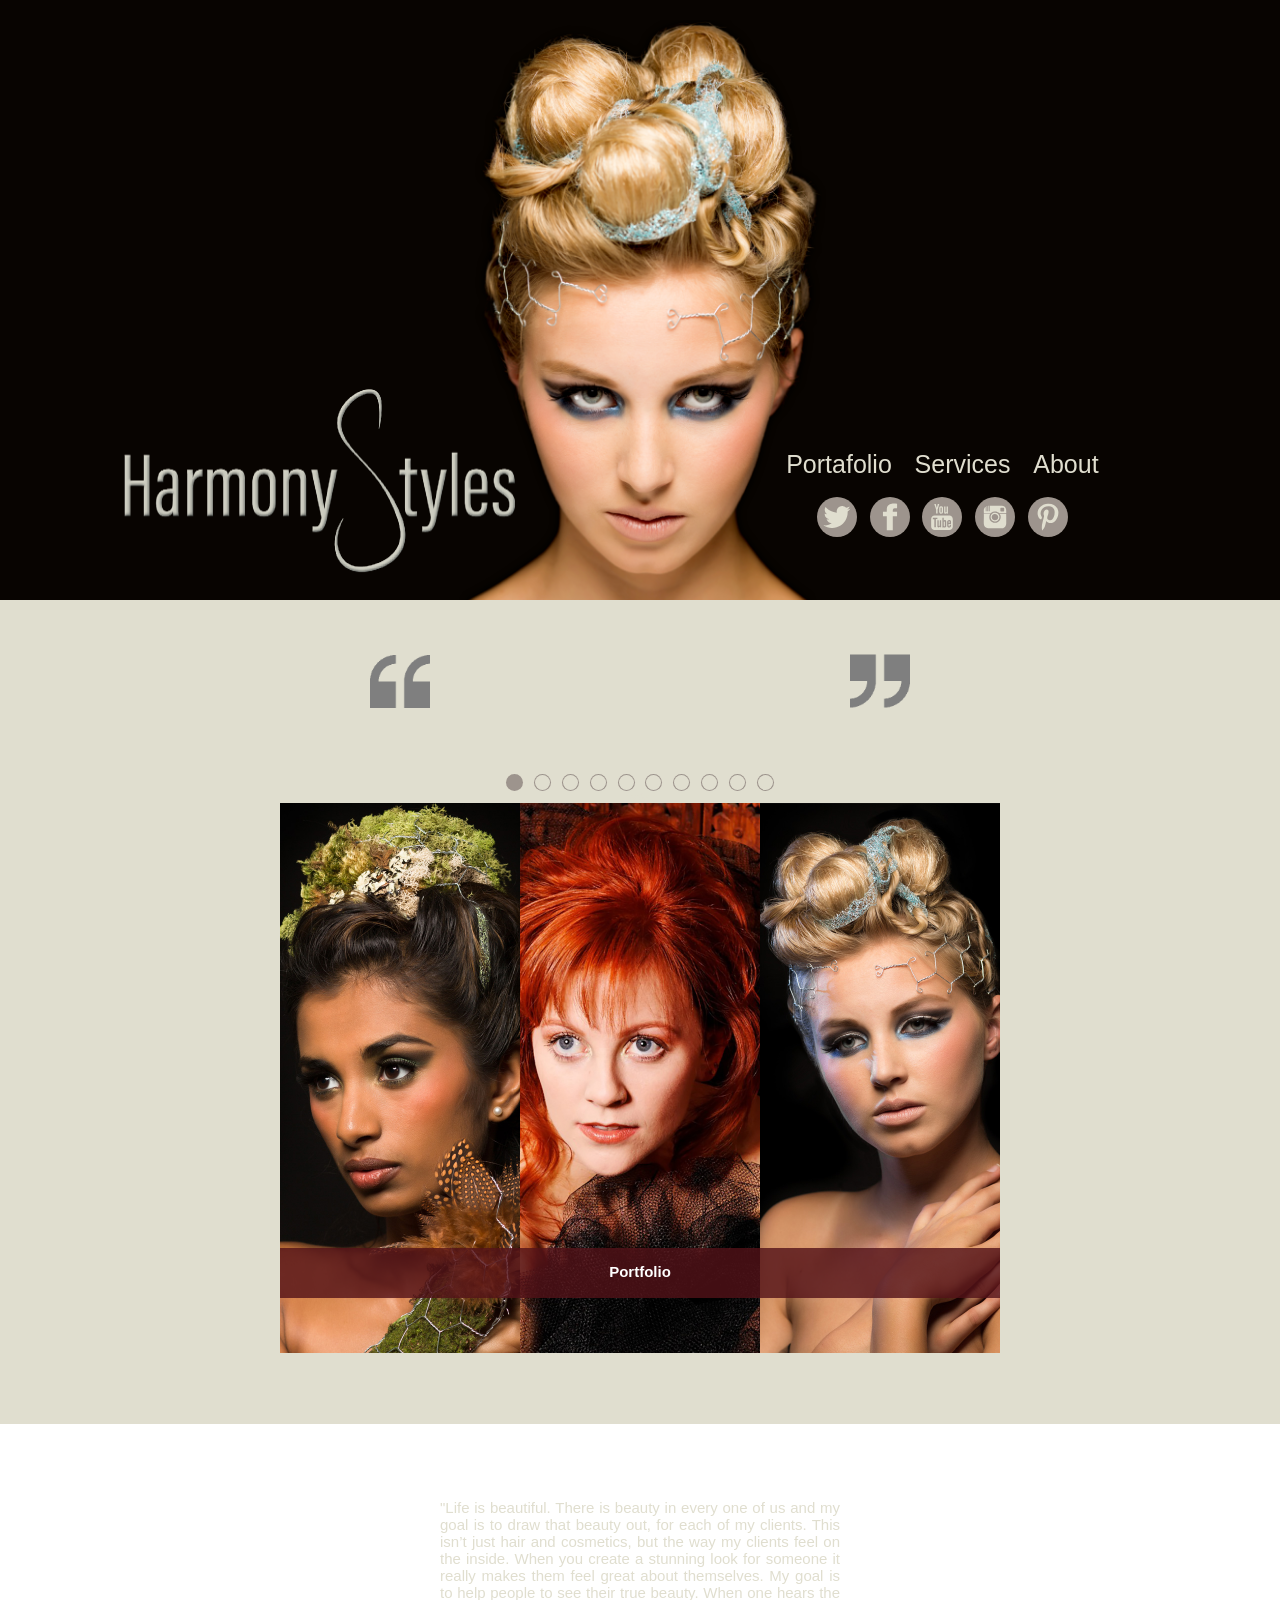
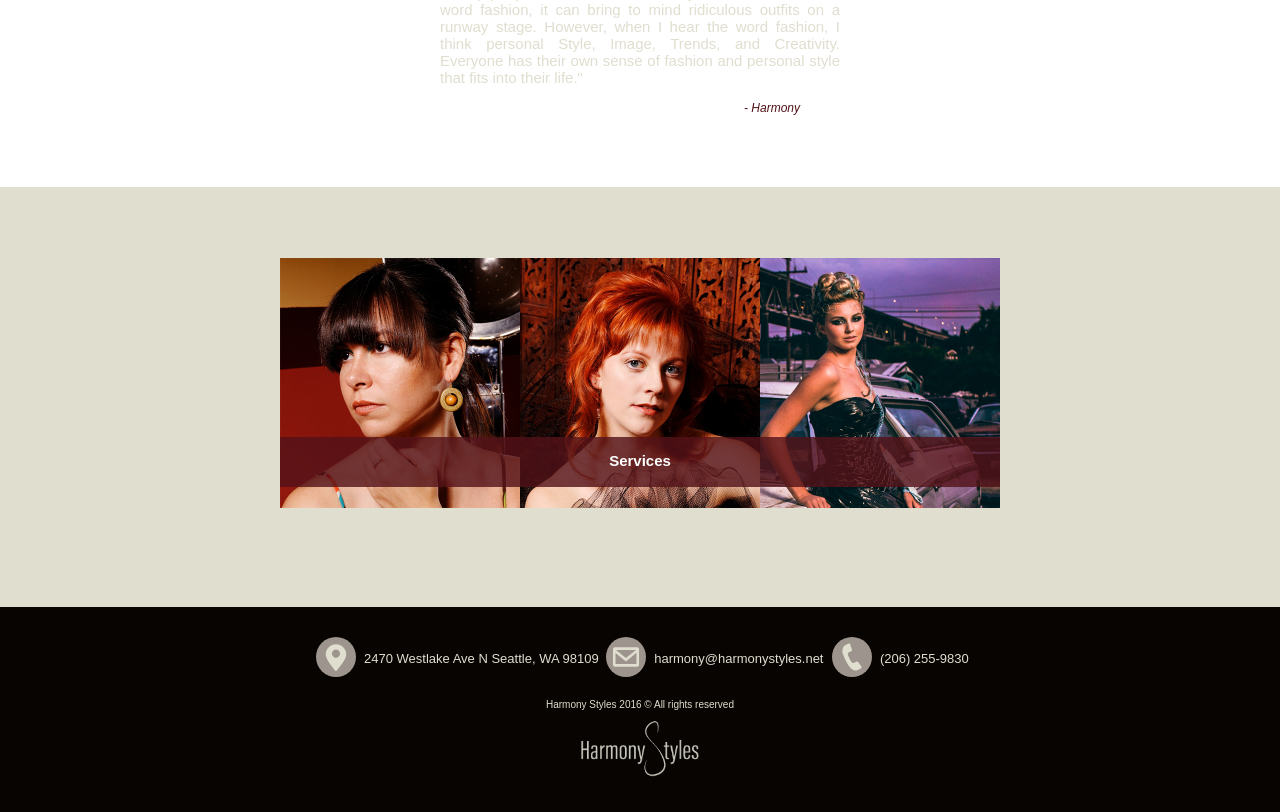
<file: Proyectos/Peluqueria/index.html>
<!DOCTYPE html>
<html lang="en">
<head>
  <meta charset="UTF-8">
  <meta name="viewport" content="width=device-width, initial-scale=1.0">
  <title>Harmony</title>
  <link rel="stylesheet" href="./assets/css/estilos.css">
  <link rel="icon" type="image/png" href="./assets/img/cover.png" sizes="32x32"></head>
<body>
  <div class="bg-parallax"></div>
  <div class="loader"></div>
  <!-- Site Navigation -->
  <nav>
    <div class="container">
      <div class="nav-burger">
        <img src="./assets/img/icon/burger.svg" alt="">
      </div>
      <div class="nav-container ">
        <div class="nav-links">
          <a href="">Portafolio</a>
          <a href="">Services</a>
          <a href="">About</a>
        </div>
        <div class="nav-social">
          <a href="https://twitter.com/HarmonyStyles16">
            <img class="icon" src="./assets/img/icon/twitter.svg" alt="Logo de twitter">
          </a>
          <a href="https://www.facebook.com/HarmonyStyles2020/">
            <img class="icon" src="./assets/img/icon/facebook.svg" alt="Logo de Facebook">
          </a>
          <a href="https://www.youtube.com/channel/UCscRO8HKfwOOIV5J45qSOXw">
            <img class="icon" src="./assets/img/icon/youtube.svg" alt="">
          </a>
          <a href="https://www.instagram.com/harmonystyles16/">
            <img class="icon" src="./assets/img/icon/instagram.svg" alt="">
          </a>
          <a href="https://www.pinterest.com/harmony8432/">
            <img class="icon" src="./assets/img/icon/pinterest.svg" alt="">
          </a>
        </div>
      </div>
    </div>    
  </nav>
  <main>
    <section id="section-header">
      <div class="container">
        <img class="img-logo" src="./assets/img/logo.png" alt="Logo">
      </div>
    </section>
    <section id="section-portfolio">
      <div class="container"></div>
      <blockquote>
        
        <p id="quote" style="opacity: 1" ></p>
        <img class="quote quote1" src="./assets/img/quotes.png" alt="">
        <!-- ; -->
        <img class="quote quote2" src="./assets/img/quotes.png" alt="">
        <cite id="cite"></cite>
      </blockquote>
      <div selector-group>
        <span class="selector is-active"></span>
        <span class="selector"></span>
        <span class="selector"></span>
        <span class="selector"></span>
        <span class="selector"></span>
        <span class="selector"></span>
        <span class="selector"></span>
        <span class="selector"></span>
        <span class="selector"></span>
        <span class="selector"></span>
      </div>
      <div class="portfolio-images box">
        ::before        
        <a href="./portfolio">
          <div class="line">  
                     
            <div class="cell">
              <div class="img-portfolio-1 img-portfolio"></div>              
            </div>
            <div class="cell">
              <div class="img-portfolio-2 img-portfolio"></div>
            </div>
            <div class="cell">
              <div class="img-portfolio-3 img-portfolio"></div>
            </div>
            <div class="section-title">
              <h2>Portfolio</h2>
            </div> 
                       
          </div>
        </a>
        ::after
        
      </div>
    </section>
    <section id="section-about">
      <div class="container">
        <blockquote>
          <a href="./about">
            <p >
              "Life is beautiful. There is beauty in every one of us and my goal is to draw that beauty out, for each of my clients. This isn’t just hair and cosmetics, but the way my clients feel on the inside. When you create a stunning look for someone it really makes them feel great about themselves. My goal is to help people to see their true beauty. When one hears the word fashion, it can bring to mind ridiculous outfits on a runway stage. However, when I hear the word fashion, I think personal Style, Image, Trends, and Creativity. Everyone has their own sense of fashion and personal style that fits into their life."
            </p>
            <cite id="cite" >- Harmony</cite>
          </a>
        </blockquote>
      </div>
    </section>
    <section id="section-services">
      <div class="services-images box container">
        ::before
        <a href=./services"">
        <div>
          <div class="cell">
            <div class="img-services-1 img-services"></div>
          </div>
          <div class="cell">
            <div class="img-services-2 img-services"></div>
          </div>
          <div class="cell">
            <div class="img-services-3 img-services"></div>
          </div>
          <div class="section-title-services">
            <h2>Services</h2>
          </div>
          
        </div>
      </a>
      ::after
      </div>
    </section>
  </main>  
  <footer id="site-footer">
    <div class="container">
      <!-- Section Contact -->
      <section id="section-contact">
        <a href="http://maps.google.com/?q=2470 Westlake Ave N Seattle Wa 98109">
          <img class="icon" src="./assets/img/icon/address.svg">
          <span>2470 Westlake Ave N Seattle, WA 98109</span>
        </a>
        <a href="mailto:harmony@harmonystyles.net">
          <img class="icon" src="./assets/img/icon/email.svg">
          <span>harmony@harmonystyles.net </span>
        </a>
        <a href="tel:2062559830">
          <img class="icon" src="./assets/img/icon/phone.svg">
          <span>(206) 255­-9830</span>
        </a>
        <p class="legal">Harmony Styles 2016 © All rights reserved</p>
        <img class="logo-footer" src="./assets/img/logo.png">
      </section>
    </div>
  </footer>
  <script src="./assets/lib/jquery.js"></script>
  <script src="./assets/js/app.js"></script>
</body>
</html>
</file>
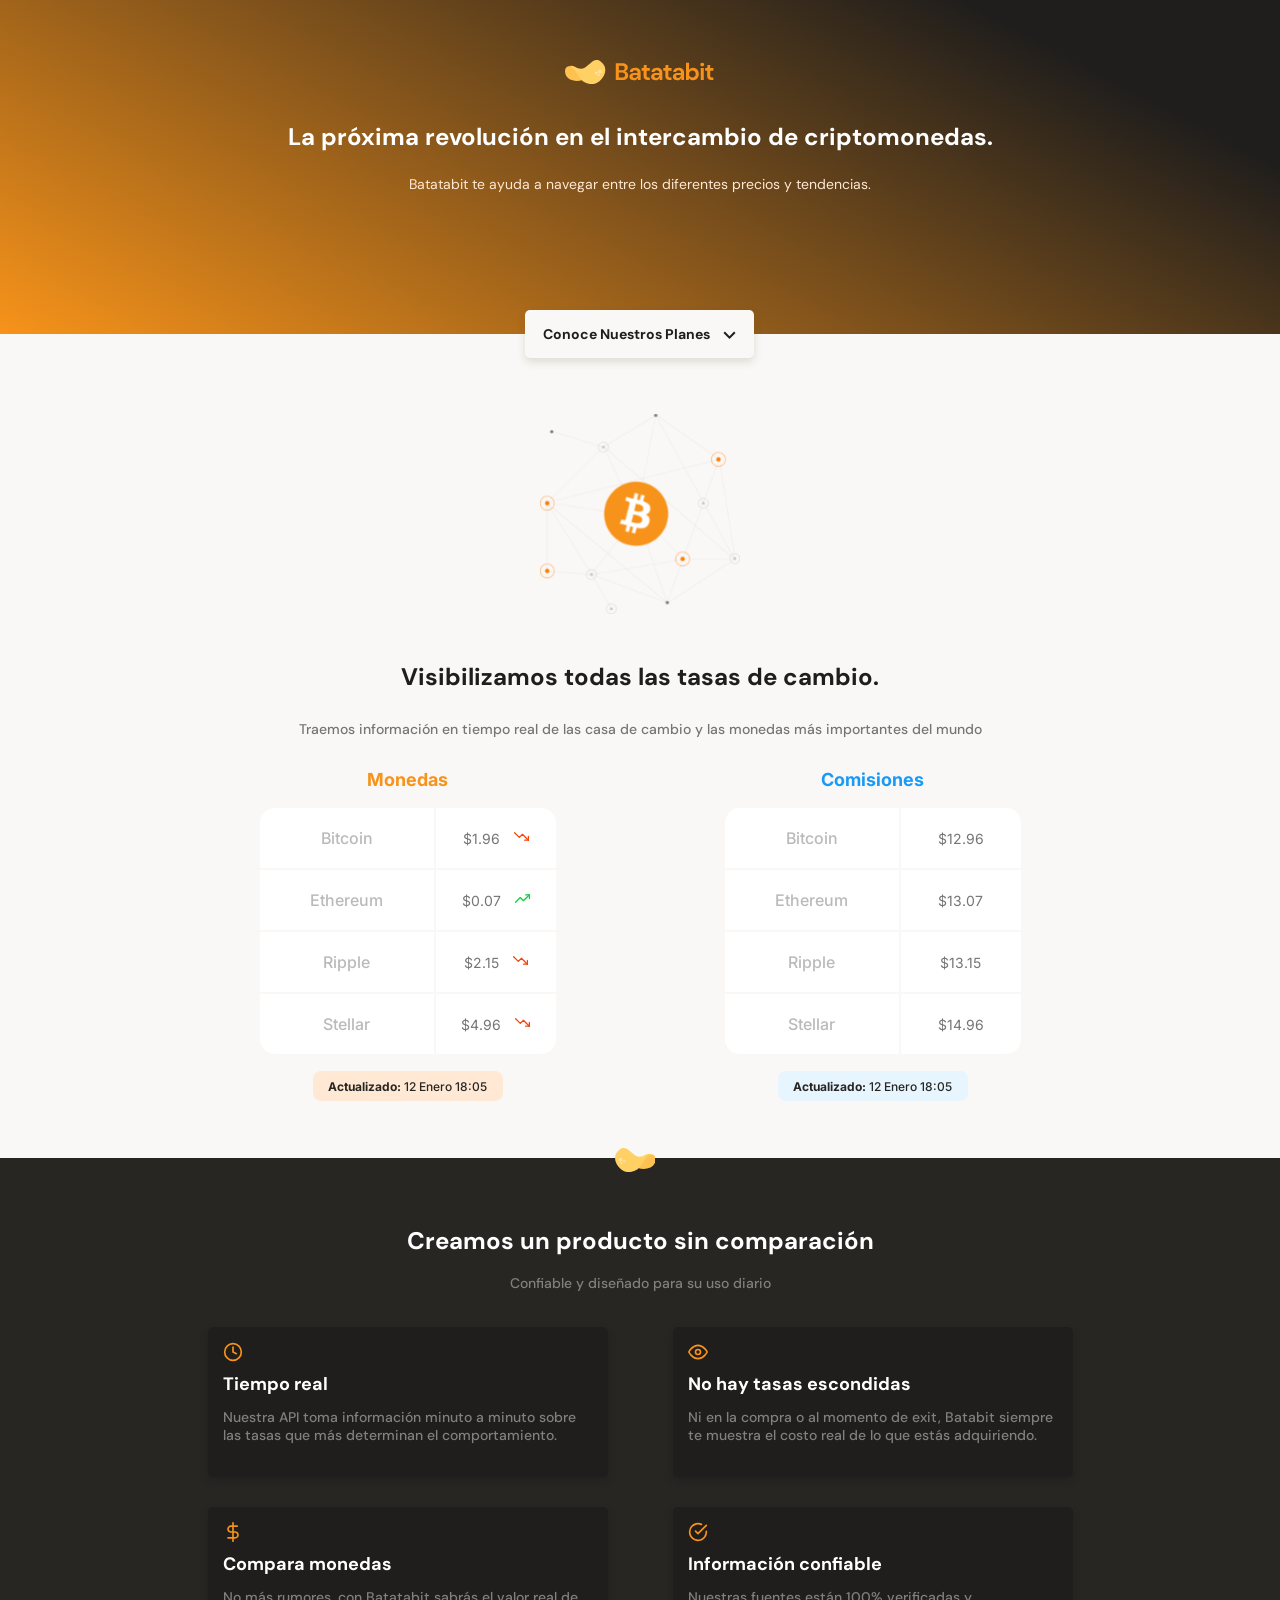
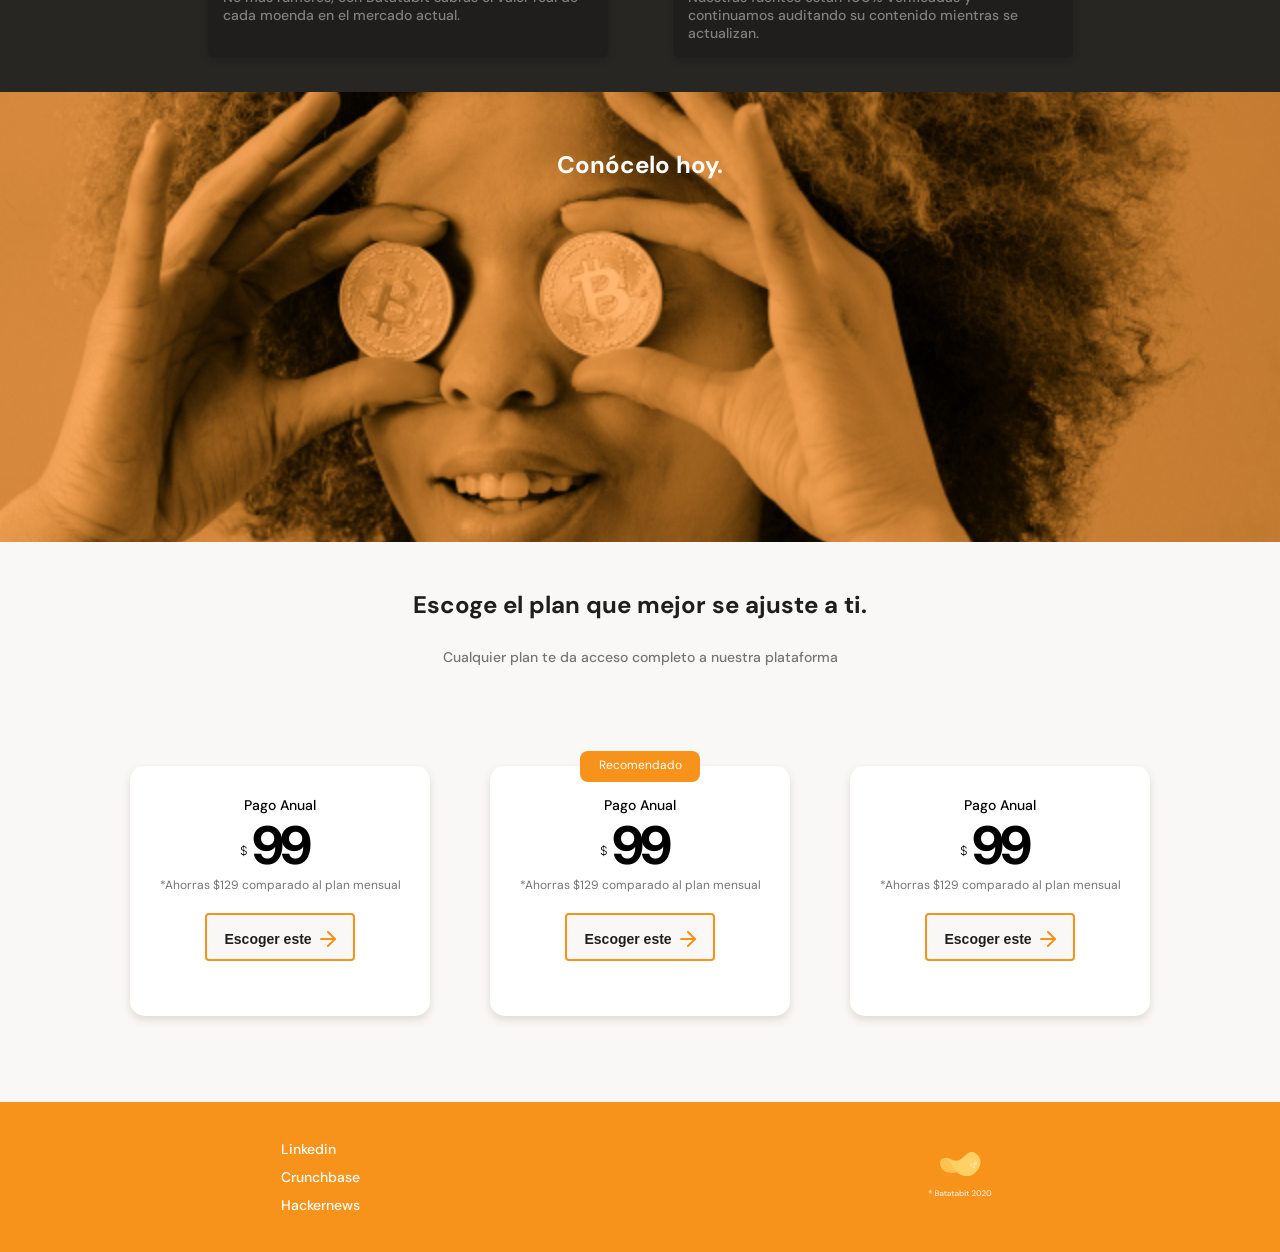
<file: Proyectos/batata/bati/index.html>
<!DOCTYPE html>
<html lang="en">
<head>
  <meta charset="UTF-8">
  <meta name="viewport" content="width=device-width, initial-scale=1.0">
  <title>Document</title>  
  <link href="https://fonts.googleapis.com/css2?family=DM+Sans:wght@400;500;700&family=Inter:wght@300;400;500;700&display=swap" rel="stylesheet"> 
  <link rel="stylesheet" href="./css/style.css">
  <link rel="stylesheet" href="./css/tablet.css" media="(min-width: 930px)">
</head>
<body>
  <header>
    <img src="./assets/img/logo.svg" alt="">
    <div class="header--title-container">
      <h1>La próxima revolución en el intercambio de criptomonedas.</h1>
      <p>Batatabit te ayuda a navegar entre los diferentes precios y tendencias.</p>
      <a href="#plans" class="header--button">Conoce Nuestros Planes <span></span></a>
    </div>
  </header>
  <main>
    <section class="main-exchange-container">
      <div class="backgroundImg">
        
      </div>
      <div class="main-exchange-container--title">
        <h2>Visibilizamos todas las tasas de cambio.</h2>
        <p>Traemos información en tiempo real de las casa de cambio y las monedas más importantes del mundo</p>
      </div>
      <section class="main-tables-container">
        <div class="main-currency-table">
          <p class="currency-table-title">Monedas</p>
          <div class="currency-table-container">
            <table>
              <tr>
                <td class="table__top-left">Bitcoin</td>
                <td class="table__top-right table_right">$1.96 <span class="down"></span> </td>                
              </tr>
              <tr>
                <td>Ethereum</td>
                <td class="table_right">$0.07 <span class="up"></span> </td>                
              </tr>
              <tr>
                <td>Ripple</td>
                <td class="table_right">$2.15 <span class="down"></span> </td>                
              </tr>
              <tr>
                <td class="table__bottom-left">Stellar</td>
                <td class="table__bottom-right table_right">$4.96 <span class="down"></span> </td>                
              </tr>
            </table>            
          </div>
          
          <div class="currency-table--date">
            <p><b>Actualizado:</b> 12 Enero 18:05</p>
          </div>
        </div>
        <div class="main-currency-table">
          <p class="currency-table-title color-blue">Comisiones</p>
          <div class="currency-table-container">
            <table>
              <tr>
                <td class="table__top-left">Bitcoin</td>
                <td class="table__top-right table_right">$12.96  </td>                
              </tr>
              <tr>
                <td>Ethereum</td>
                <td class="table_right">$13.07  </td>                
              </tr>
              <tr>
                <td>Ripple</td>
                <td class="table_right">$13.15 </td>                
              </tr>
              <tr>
                <td class="table__bottom-left">Stellar</td>
                <td class="table__bottom-right table_right">$14.96</td>                
              </tr>
            </table>            
          </div>
          
          <div class="currency-table--date color-blue-1">
            <p><b>Actualizado:</b> 12 Enero 18:05</p>
          </div>
        </div>
      </section>      
    </section>
    <section class="main-product-detail">
      <span class="product-detail--batata-logo"></span>
      <div class="product-detail--title">
        <h2>Creamos un producto sin comparación</h2>
        <p>Confiable y diseñado para su uso diario</p>
      </div>
      <section class="product-cards--container">
        <article class="product-detail--card">
          <span class="clock"></span>
          <p class="product--card-title">Tiempo real</p>
          <p class="product--card-body">Nuestra API toma información minuto a minuto sobre las tasas que más determinan el comportamiento.</p>
        </article>
        <article class="product-detail--card">
          <span class="eyes"></span>
          <p class="product--card-title">No hay tasas escondidas</p>
          <p class="product--card-body">Ni en la compra o al momento de exit, Batabit siempre te muestra el costo real de lo que estás adquiriendo.</p>
        </article>
        <article class="product-detail--card">
          <span class="dolar"></span>
          <p class="product--card-title">Compara monedas</p>
          <p class="product--card-body">No más rumores, con Batatabit sabrás el valor real de cada moenda en el mercado actual.</p>
        </article>
        <article class="product-detail--card">
          <span class="check"></span>
          <p class="product--card-title">Información confiable</p>
          <p class="product--card-body">Nuestras fuentes están 100% verificadas y continuamos auditando su contenido mientras se actualizan.</p>
        </article>
      </section>
    </section>
    <section class="bitcoin-img-container">
      <h2>Conócelo hoy.</h2>
    </section>
    <section id="plans" class="main-plans-container">
      <div class="plans--title">
        <h2>Escoge el plan que mejor se ajuste a ti.</h2>
        <p>Cualquier plan te da acceso completo a nuestra plataforma</p>
      </div>
      <section class="plans-container--slider">
        <article class="plans-container--card">
          
          <div class="plan-info-container">
            <h3 class="plan-cad--title">Pago Anual</h3>
            <p class="plan-card--price"><span>$</span>99</p>
            <p class="plan-card--saving">*Ahorras $129 comparado al plan mensual</p>
            <button class="plan-card--ca">Escoger este <span></span> </button>
          </div>
        </article>
        <article class="plans-container--card">
          <p class="recomended">Recomendado</p>
          <div class="plan-info-container">
            <h3 class="plan-cad--title">Pago Anual</h3>
            <p class="plan-card--price"><span>$</span>99</p>
            <p class="plan-card--saving">*Ahorras $129 comparado al plan mensual</p>
            <button class="plan-card--ca">Escoger este <span></span> </button>
          </div>
        </article>
        <article class="plans-container--card">
          
          <div class="plan-info-container">
            <h3 class="plan-cad--title">Pago Anual</h3>
            <p class="plan-card--price"><span>$</span>99</p>
            <p class="plan-card--saving">*Ahorras $129 comparado al plan mensual</p>
            <button class="plan-card--ca">Escoger este <span></span> </button>
          </div>
        </article>
      </section>
    </section>
  </main>
  <footer>
    <section class="left">
      <ul>
        <li><a href="#">Linkedin</a></li>
        <li><a href="#">Crunchbase</a></li>
        <li><a href="#">Hackernews</a></li>
      </ul>
    </section>
    <section class="right">
      <img src="./assets/img/logo-footer.svg" alt="Logo de Batatabit 2021">
    </section>
  </footer>
</body>
</html>
</file>
<file: Proyectos/Peluqueria/assets/css/estilos.css>
*{
  box-sizing: border-box;
  margin: 0;
  padding: 0;
  }
  html {
    font-size: 62.5%;
    font-family: sans-serif;
  }
  body {
    font-style: normal;  
    font-weight: 400;
    text-align: center;
  }
  .bg-parallax {
    position: fixed;
    z-index: -100;
    width: 100%;
    height: 100%;
    top: 0;
    left: 0;
    right: 0;
    bottom: 0;
    background: url(../img/bg.jpg) center/cover no-repeat;
  }
  /* .loader {
    opacity: 0;
    -webkit-transition: opacity 1s ease,0s height 1s ease;
    -o-transition: opacity 1s ease,0s height 1s ease;
    transition: opacity 1s ease,0s height 1s ease;
    position: fixed;
    background: #080401;
    width: 100%;
    height: 0;
    top: 0;
    bottom: 0;
    left: 0;
    right: 0;
    z-index: 1001;
  } */
  #section-header {
    background: url(../img/cover.png) center top/contain no-repeat,#080401;
    border-top: solid 20px #080401;
    height: 600px;
    position: relative;
  }
  nav {
    position: relative;
  }
  .icon {
    width: 40px;
    margin: 0 5px;
    background: #9D948D;
    border-radius: 50%;
    cursor: pointer;
    -webkit-transition: -webkit-box-shadow .3s ease;
    -o-transition: box-shadow .3s ease;
    transition: box-shadow .3s ease;
    transition: box-shadow .3s ease,-webkit-box-shadow .3s ease;
}
.nav-burger {
  width: 40px;
  height: 40px;
  border: 2px solid #e0decf;
  border-radius: 5px;
  position: relative;
  -webkit-transition: .3s background ease;
  -o-transition: .3s background ease;
  transition: .3s background ease;
  -webkit-box-shadow: 0 0 1px #080401;
  box-shadow: 0 0 1px #080401;
  background: #080401;
  display: none;
}
.nav-burger img {
  position: absolute;
  width: 30px;
  top: 50%;
  left: 50%;
  -webkit-transform: translate(-50%,-50%);
  -ms-transform: translate(-50%,-50%);
  -o-transform: translate(-50%,-50%);
  transform: translate(-50%,-50%);
}
.nav-container {
  position: absolute;
  right: 0;
  left: 58%;
  width: 400px;
  top: 450px;
  -webkit-transition: .3s right ease,.3s transform ease;
  -o-transition: .3s right ease,.3s transform ease;
  transition: .3s right ease,.3s transform ease;  
  z-index: 1; 

}

  body {
  color: #e0decf;
}
#section-about blockquote, #section-portfolio .selector-group, #section-portfolio blockquote, #site-footer .logo-footer, .box, .container, .portfolio-images, .services-images {
  display: block;
  margin: 0 auto;
}

.img-logo {
  width: 400px;
  position: absolute;
  bottom: 25px;
  left: 50%;
  -webkit-transform: translateX(-130%);
  -ms-transform: translateX(-130%);
  -o-transform: translateX(-130%);
  transform: translateX(-130%);
  -webkit-transition: .3s width ease,.3s transform ease;
  -o-transition: .3s width ease,.3s transform ease;
  transition: .3s width ease,.3s transform ease;
}
.nav-links{
  padding-bottom: 18px;
}
.nav-links a {
  padding: 0 10px;
  -webkit-transition: .3s color ease;
  -o-transition: .3s color ease;
  transition: .3s color ease;padding: 0 10px;
  -webkit-transition: .3s color ease;
  -o-transition: .3s color ease;
  transition: .3s color ease;
  text-decoration: none;
  background-color: transparent;
  color: #e0decf;
  font-size: 2.5rem;
}
/*css portfolio*/
#section-portfolio {
  background: #e0decf;
  padding: 60px 0;
}
.container {
  max-width: 1200px;
}
#section-portfolio blockquote {
  color: #531218;
  position: relative;
  width: 400px;
  max-width: 90%;
  height: 100px;
}
#section-portfolio .quote {
  width: 60px;
  position: absolute;
}
#section-portfolio .quote1 {  
  left: calc(50% - 270px);  
  top: -20px; 
}
#section-portfolio .quote2 {
  right: calc(50% - 270px);  
  transform: rotate(180deg) translateY(20px);  
}
blockquote p {
  display: block;
  font-size: 1.5rem;
  margin-block-start: 1em;
  margin-block-end: 1em;
  margin-inline-start: 0px;
  margin-inline-end: 0px;
}
blockquote cite {
  font-size: 1.2rem;
  color: #531218;
  
}
cite {
  display: inline-block;
  width: 90%;
  text-align: right;
}
#section-portfolio .selector-group {
  width: 300px;
  margin-top: 30px;
}
#section-portfolio .selector {
    display: inline-block;
    width: 15px;
    height: 15px;
    margin: 0 5px;
    border-radius: 50%;
    cursor: pointer;
    -webkit-box-shadow: 0 0 0 1px #9d948d;
    box-shadow: 0 0 0 1px #9d948d;
    -webkit-transition: all .3s ease;
    -o-transition: all .3s ease;
    transition: all .3s ease;
}
#section-portfolio .selector.is-active {
  background: #9D948D;
}
/**IMAGENES*/

.box:after, .box:before, .line:after, .line:before {
  content: " ";
  display: table;
}
.cell {
  -webkit-box-sizing: border-box;
  -moz-box-sizing: border-box;
  box-sizing: border-box;
  min-height: 1px;
  float: left;
  
}
.box, .cell {
  padding-left: 0;
  padding-right: 0;
}
.cell, sub, sup {
  position: relative;
}
a {
  text-decoration: none;
}
.img-portfolio-1 {
  background: url(../img/portfolio1.jpg) top left/250px 560px no-repeat;
}
.img-portfolio-2 {
  background: url(../img/portfolio2.jpg) top left/250px 560px no-repeat;
}
.img-portfolio-3 {
  background: url(../img/portfolio3.jpg) top left/250px 560px no-repeat;
}

.img-portfolio {
  width: 240px;
  height: 550px;
  -webkit-transition: .3s background-position ease,.3s opacity ease;
  -o-transition: .3s background-position ease,.3s opacity ease;
  transition: .3s background-position ease,.3s opacity ease;
  left: 100px;
}
.nav-social a:hover .icon {
  -webkit-box-shadow: 0 0 0 3px #e0decf;
  box-shadow: 0 0 0 3px #e0decf;
}
.box:after, .line:after {
  clear: both;  
}
.section-title {
  width: 100%;
  position: absolute;
  bottom: 10%;
  background: rgba(83,18,24,.8);
  height: 50px;
  -webkit-transition: .3s bottom ease,.3s height ease;
  -o-transition: .3s bottom ease,.3s height ease;
  transition: .3s bottom ease,.3s height ease;
  color: white;  
}
.section-title h2 {
  padding-top: 15px;
}
.line {
  left: calc(50% - 360px);
  position: relative;
  width: 720px;
}

.box:after, .box:before, .line:after, .line:before {
  content: " ";
  display: table;  
}
/*SECCION DE ABOUT*/
#section-about {
  padding: 60px 0;  
}
#section-about blockquote {
  width: 400px;
  max-width: 100%;
  text-align: justify;
}
#section-about p,cite {
  display: block;
  margin-block-start: 1em;
  margin-block-end: 1em;
  margin-inline-start: 0px;
  margin-inline-end: 0px;
  color: #e0decf;
}
/*ESTILOS SECCION SERVICOS*/
#section-services {
  background: #e0decf;
  padding: 60px 0;
}
.services-images {
  width: 720px;
  height: 300px;
  position: relative;
}
.services-images a {

  text-decoration: none;
  background-color: transparent;
}
.img-services-1 {
  background: url('../img/services1.jpg') top left/250px 250px no-repeat;
}
.img-services-2 {
  background: url('../img/services2.jpg') top left/250px 250px no-repeat;
}
.img-services-3 {
  background: url('../img/services3.jpg') top left/250px 250px no-repeat;
}

.img-services-1  {
  width: 240px;
  height: 250px;
  -webkit-transition: .3s background-position ease,.3s opacity ease;
  -o-transition: .3s background-position ease,.3s opacity ease;
  transition: .3s background-position ease,.3s opacity ease;
  left: 100px;
}
.img-services-2  {
  width: 240px;
  height: 250px;
  -webkit-transition: .3s background-position ease,.3s opacity ease;
  -o-transition: .3s background-position ease,.3s opacity ease;
  transition: .3s background-position ease,.3s opacity ease;
  left: 100px;
}
.img-services-3  {
  width: 240px;
  height: 250px;
  -webkit-transition: .3s background-position ease,.3s opacity ease;
  -o-transition: .3s background-position ease,.3s opacity ease;
  transition: .3s background-position ease,.3s opacity ease;
  left: 100px;
}
.section-title-services{
  width: 100%;
  position: absolute; 
  top: calc(50% - -40px) ;
  background: rgba(83,18,24,.8);
  height: 50px;
  -webkit-transition: .3s bottom ease,.3s height ease;
  -o-transition: .3s bottom ease,.3s height ease;
  transition: .3s bottom ease,.3s height ease;
  color: white; 
}
.section-title-services h2 {
  padding-top: 15px;
}
/*Footer*/


#site-footer {
  background: #080401;
  padding: 30px 0 25px;
  width: 100%;  
  position: relative;
}


.section-contact a { 
    text-decoration: none;
    background-color: transparent;
    color: #e0decf;
    cursor: pointer; 
    vertical-align: ;
      
}

#site-footer span {
  vertical-align: .5em;
  color: #e0decf;
  font-size: 1.3rem;
  vertical-align: 2ex;
  
  
}
#site-footer .logo-footer {
  display: block;
  width: 120px;
  padding: 10px 0;
}
#site-footer .legal {
  margin-top: 20px;
  
}
.section-contact  .icon {
  position: absolute;
  left: 600px;
  
}
#site-footer a:hover .icon {
  -webkit-box-shadow: 0 0 0 3px #e0decf;
  box-shadow: 0 0 0 3px #e0decf;
}
</file>
<file: Proyectos/batata/bati/css/style.css>
/* font-family: 'DM Sans', sans-serif;
font-family: 'Inter', sans-serif; */
:root {
    --bitcoin-orange: #f7931a;
    --soft-orange: #ffe9d5;
    --secondary-blue: #1a9af7;
    --soft-blue: #e7f5ff;
    --warm-black: #282623;
    --black: #201e1c;
    --grey: #bababa;
    --off-white: #faf8f7;
    --just-white: #fff;
}
*{
  box-sizing: border-box;
  margin: 0;
  padding: 0;
  }
  html {
    font-size: 62.5%;
    font-family: 'DM Sans', sans-serif;
  }
  header {
    position: relative;
    display: flex;
    flex-direction: column;
    justify-content: center;
    width: 100%;
    min-width: 320px;
    height: 334px;
    text-align: center;
    background: linear-gradient(207.8deg, #201E1C 16.69%, #F7931A 100%);
  }
  header img {
    width: 150px;
    height: 24px;
    margin-top: 60px;
    align-self: center;
  }
  .header--title-container {
    width: 90%;
    min-width: 288px;
    max-width: 900px;
    height: 218px;
    margin-top: 40px;
    text-align: center;
    align-self: center;
  }
  .header--title-container h1 {
    font-size: 2.4rem;
    font-weight: bold;
    line-height: 2.6rem;
    text-align: center;
    color: var(--just-white);
  }
  .header--title-container p {
    margin-top: 25px;
    font-size: 1.4rem;
    line-height: 18px;
    text-align: center;
    color: var(--soft-orange);
  }
  .header--title-container .header--button{
    position: absolute;
    left: calc(50% - 115px);
    /* top: 270px; */
    top: calc(100% - 24px);
    display: block;
    /* margin-top: 35px; */
    padding: 15px;
    width: 229px;
    background-color: var(--off-white);
    /*Sombra*/
    box-shadow: 0px 4px 8px rgba(89,73,30,0.16);
    border: none;
    border-radius: 5px;
    font-weight: bold;
    font-size: 1.4rem;
    line-height: 1.8rem;
    text-align: center;
    text-decoration: none;
    color: var(--black);    
  }
  .header--button span {
    display: inline-block;
    width: 13px;
    height: 8px;
    margin-left: 10px;
    background-image: url('../assets/icons/down-arrow.svg')
  }
  main {
    width: 100%;
    height: auto;
    background-color: var(--off-white);
    }
    .main-exchange-container {
      width: 100%;
      height: auto;
      padding-top: 80px;
      padding-bottom: 30px;
      text-align: center;
    }
    .main-exchange-container--title {
      width: 90%;
      min-width: 288px;
      max-width: 900px;
      margin: 0 auto;
    }
    .main-exchange-container .backgroundImg{
      width: 200px;
      height: 200px;
      margin: 0 auto;
      margin-bottom: 50px;
      background-image: url('../assets/img/Bitcoin.svg');
      background-size: cover;
      background-position: center;
      background-repeat: no-repeat;
    }
    .main-exchange-container h2 {
      margin-bottom: 30px;
      font-size: 2.4rem;
      font-weight: bold;
      line-height: 2.6rem;
      color: var(--black);
      }
      .main-exchange-container p {
        margin-bottom: 30px;
        font-weight: 500;
        font-size: 1.4rem;
        line-height: 1.8rem;
        color: #757575;
      }
      .main-currency-table {
        width: 70%;
        min-width:235px;
        max-width: 500px;
        height: 360px;
        margin: 0 auto;   
        font-family: 'Inter', sans-serif;     
      }
      .main-currency-table .currency-table-title {
        margin-bottom: 15px;
        font-size: 1.8rem;
        font-weight: bold;
        line-height: 2.3rem;
        color: var(--bitcoin-orange);
      }
      .main-currency-table .color-blue {
        color: var(--secondary-blue);
      }
      .currency-table-container{
        width: 90%;
        min-width: 230px;
        max-width: 300px;
        height: 250px;
        margin: 0 auto;
      }
      .currency-table-container table {
        width: 100%;
        height: 100%;
      }
      .currency-table-container td {
        width: 50px;
        font-size: 1.6rem;
        font-weight: 500;
        line-height: 1.9rem;
        color: var(--grey);
        background-color: var(--just-white);
      }
      .currency-table-container .table__top-left {
        border-radius: 15px 0 0 0 ;
      }
      .currency-table-container .table__top-right {
        border-radius: 0 15px 0 0 ;
      }
      .currency-table-container .table__bottom-left {
        border-radius: 0 0 0 15px  ;
      }
      .currency-table-container .table__bottom-right {
        border-radius: 0 0  15px 0 ;
      }
      .currency-table-container .table_right {
        font-size: 1.4rem;
        font-weight: normal;
        line-height: 1.7rem;
        color: #757575;
      }
      .currency-table-container .down {
        display: inline-block;
        width: 15px;
        height: 15px;
        margin-left: 10px;
        background-image: url('../assets/icons/trending-down.svg');
        background-position: center;
        background-size: cover;
        background-repeat: no-repeat;
      }
      .currency-table-container .up {
        display: inline-block;
        width: 15px;
        height: 15px;
        margin-left: 10px;
        background-image: url('../assets/icons/trending-up.svg');
        background-position: center;
        background-size: cover;
        background-repeat: no-repeat;
      }
      .currency-table--date {
        width: 190px;
        height: 30px;
        margin: 0 auto;
        margin-top: 15px;
        padding: 8px;
        background-color: var(--soft-orange);
        border-radius: 8px;        
      }
      .color-blue-1 {
        background-color: var(--soft-blue);
      }
      .currency-table--date p {
        font-size: 1.2rem;
        line-height: 1.5rem;
        color: var(--warm-black);
      }
      .main-product-detail {
        position: relative;
        width: 100%;
        min-width: 320px;
        height: auto;
        padding: 20px 10px;
        background-color: var(--warm-black);
      }
      .product-detail--batata-logo {
        position: absolute;
        width: 40px;
        height: 25px;
        background-image: url('../assets/icons/batata.svg'); 
        top: -10px;
        left: calc(50% - 25px);
      }
      .product-detail--title {
        width: 90%;
        min-width: 288px;
        height: auto;
        margin: 0 auto;
        margin-top: 50px;
        text-align: center;        
      }
      .product-detail--title h2{
        margin-bottom: 20px;
        font-size: 2.4rem;
        font-weight: bold;
        line-height: 2.6rem;
        color: var(--just-white);
      }
      .product-detail--title p {
        margin-bottom: 20px;
        font-size: 1.4rem;
        font-weight: 500;
        color: #808080;
      }
      .product-detail--card {
        width: 90%;
        min-width: 288px;
        max-width: 400px;
        min-height: 150px;
        margin: 15px auto;
        padding: 15px;
        background-color: var(--black);
        border-radius: 5px;
        box-shadow: 0px 4px 8px rgba(0, 0, 0, 0.16);
      }
      .product-detail--card .clock {
        display: inline-block;
        width: 20px;
        height: 20px;
        margin-bottom: 10px;  
        background-image: url('../assets/icons/clock.svg');
        background-size: cover;
        background-repeat: no-repeat;
        background-position: center;
      }
      .product--card-title {
        margin-bottom: 15px;
        font-size: 1.8rem;
        font-weight: bold;
        line-height: 1.8rem;
        color: var(--just-white);
      }
      .product--card-body {
        font-size: 1.4rem;
        font-weight: 500;
        line-height: 1.8rem;
        color: #808080;
      }
      .product-detail--card .eyes{
        display: inline-block;
        width: 20px;
        height: 20px;
        margin-bottom: 10px;  
        background-image: url('../assets/icons/eye.svg');
        background-size: cover;
        background-repeat: no-repeat;
        background-position: center;
      }
      .product-detail--card .dolar{
        display: inline-block;
        width: 20px;
        height: 20px;
        margin-bottom: 10px;  
        background-image: url('../assets/icons/dollar-sign.svg');
        background-size: cover;
        background-repeat: no-repeat;
        background-position: center;
      }
      .product-detail--card .check{
        display: inline-block;
        width: 20px;
        height: 20px;
        margin-bottom: 10px;  
        background-image: url('../assets/icons/check-circle.svg');
        background-size: cover;
        background-repeat: no-repeat;
        background-position: center;
      }
      .bitcoin-img-container {
        width: 100%;
        min-width: 320px;
        height: 50vh;
        background-image: url('../assets/img/bitcoinbaby2x.jpg');
        background-position: center;
        background-size: cover;
        background-repeat: no-repeat;
      }
      .bitcoin-img-container h2 {
        padding-top: 60px;
        font-size: 2.4rem;
        font-weight: bold;
        line-height: 2.6rem;
        color: var(--just-white);
        text-align: center;
      }
      .main-plans-container {
        width: 100%;
        min-width: 320px;
        padding-bottom: 70px;
        text-align: center;
      }
      .plans--title {
        width: 90%;
        min-width: 288px;
        height: auto;
        margin: 0 auto;
        margin-bottom: 50px;
      }
      .plans--title h2 {  
        padding-top: 50px;  
        font-weight: bold;
        font-size: 2.4rem;
        line-height: 2.6rem;        
        color: var(--black);
      }
      .plans--title p {
        padding-top: 30px;
        font-size: 1.4rem;
        font-weight: 500;
        line-height: 1.8rem;
        color: #757575;
      }
      .plans-container--card {
        position: relative;
        scroll-snap-align: center;
        width: 70%;
        min-width: 190px;
        max-width: 300px;
        height: 250px;
        margin: 50px 5px 0;
        padding: 0 15px;
        background-color: var(--just-white);
        border-radius: 15px;
        box-shadow: 0px 4px 8px rgba(89, 73, 30, 0.16);        
      }
      .recomended {
        position: absolute;
        width: 120px;
        height: 31px;
        left: calc(50% - 60px);
        top: -15px;
        background-color: var(--bitcoin-orange);
        border-radius: 8px;
        color: var(--just-white);
        font-size: 1.2rem;
        padding-top: 6px;
      }
      .plan-info-container {
        position: relative;
      }
      .plan-cad--title {
        padding-top: 30px;
        font-size: 1.4rem;
        font-weight: 500;
        line-height: 1.8rem;
        color: black;
      }
      .plan-card--price {
        font-family: 'Inter', sans-serif;
        padding: 5px 0;
        font-size: 5.2rem;
        font-weight: bold;        
        line-height: 5.3rem;
        letter-spacing: -0.4rem;
        color: black;
      }
      .plan-card--price span{
        position: absolute;
        font-size: 1.2rem;
        font-weight: 300;
        left: calc(50% - 40px);
        top: calc(50% - 40px);
      }
      .plan-card--saving {
        font-size: 1.2rem;
        color: #757575;    
      }
      .plan-card--ca {
        width: 150px;
        height: 48px;
        margin-top: 20px;
        background-color: #faf8f7;
        border: 2px solid var(--bitcoin-orange);
        border-radius: 4px;
        font-size: 1.4rem;
        font-weight: bold;
        line-height: 1.8rem;
        color: var(--black);
      }
      .plan-card--ca span {
        display: inline-block;
        width: 20px;
        height: 20px;
        background-image: url('../assets/icons/orange-right-arrow.svg');
        vertical-align: text-bottom;
      }
      .plans-container--slider {
        display: flex;
        gap: 50px;
        height: 316px;
        overflow-x: scroll;
        overscroll-behavior-x: contain;
        scroll-snap-type: x proximity;
        
      }
      footer {
        display: flex;
        width: 100%;
        height: 150px;
        background-color: var(--bitcoin-orange);
      }
      footer section {
        display: flex;
        width: 50%;
        justify-content: center;
        align-items: center;
      }
      footer .left ul {
        font-size: 1.4rem;
        font-weight: 500;
        line-height: 1.8rem;
        list-style: none;
      }
      .left li {
        margin: 10px 0;
      }
      .left a {
        text-decoration: none;
        color: var(--just-white);
      }
</file>
<file: Proyectos/batata/bati/css/tablet.css>
.main-tables-container {
  display: flex;
  width: 930px;
  margin: 0 auto;
}
.product-cards--container {
  display: flex;
  flex-wrap: wrap;
  width: 930px;
  margin: 0 auto;
}
.plans-container--slider {
  justify-content: center;
}
</file>
